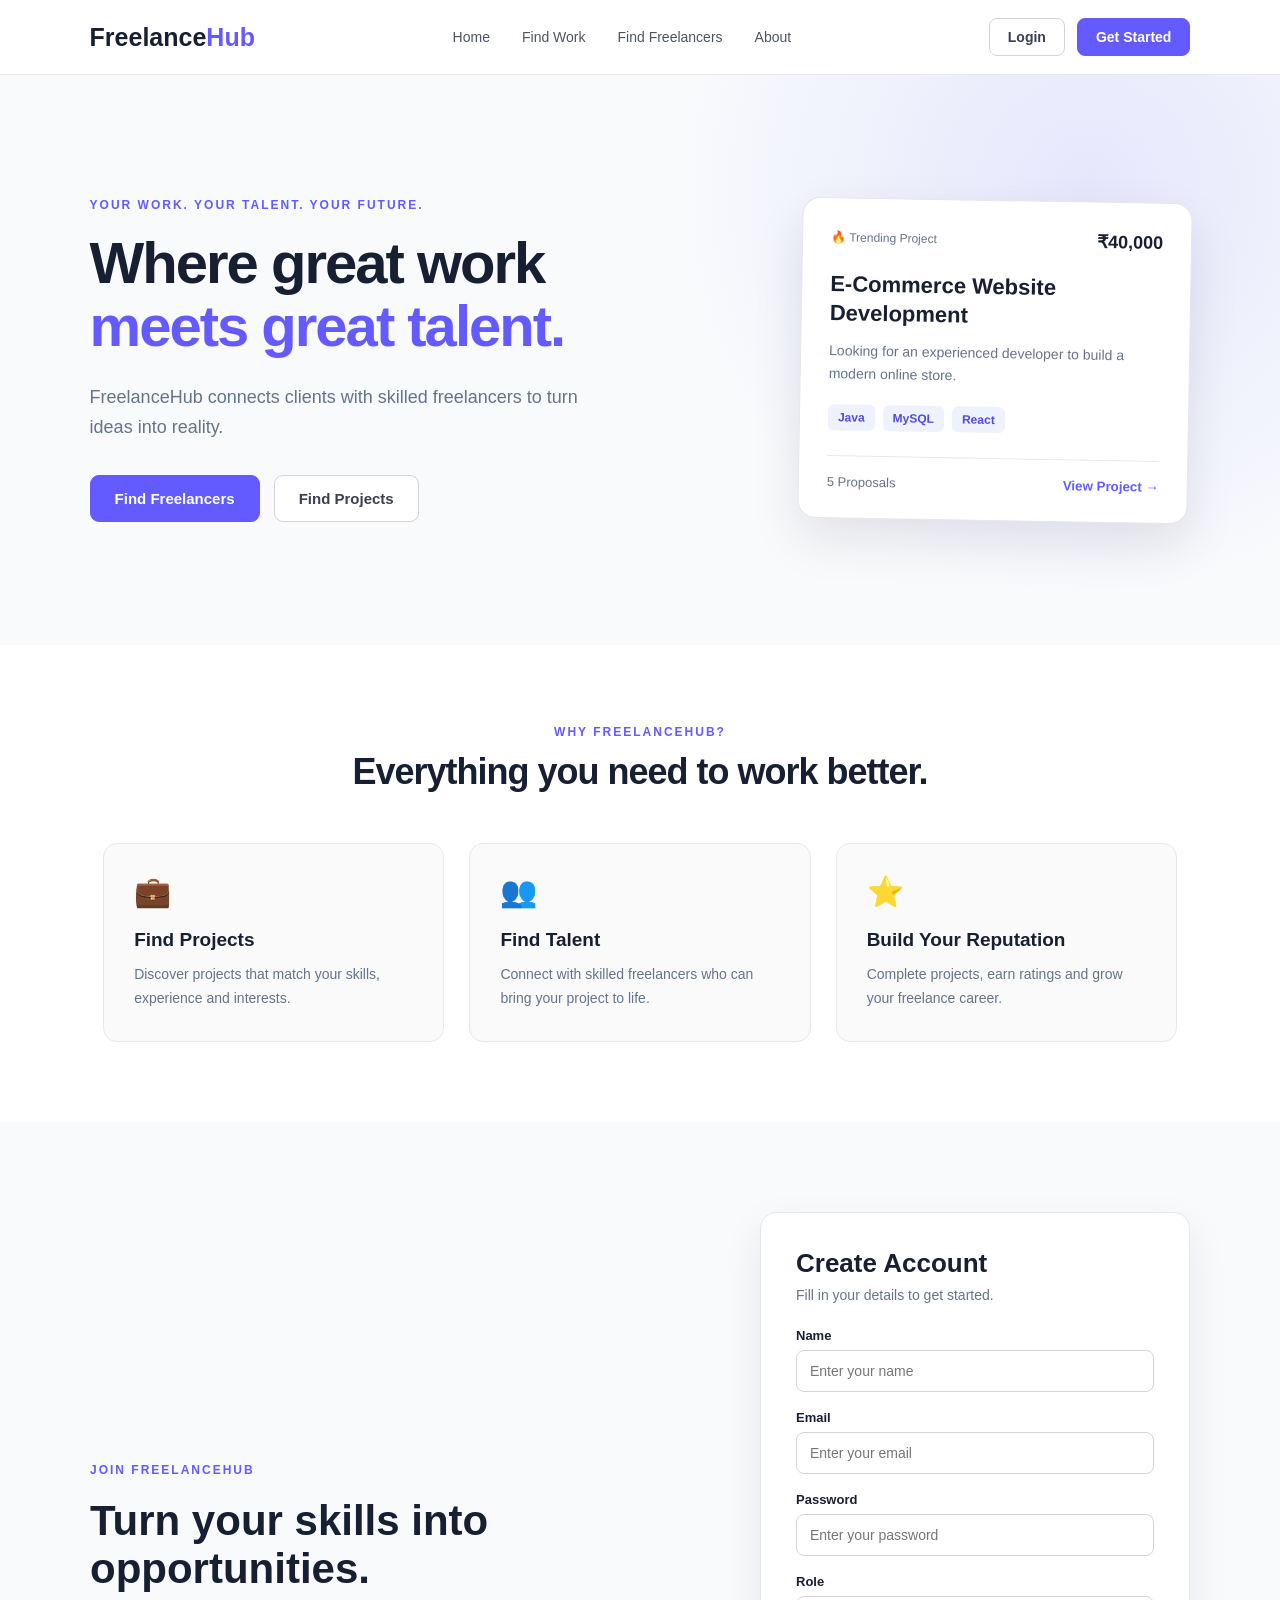
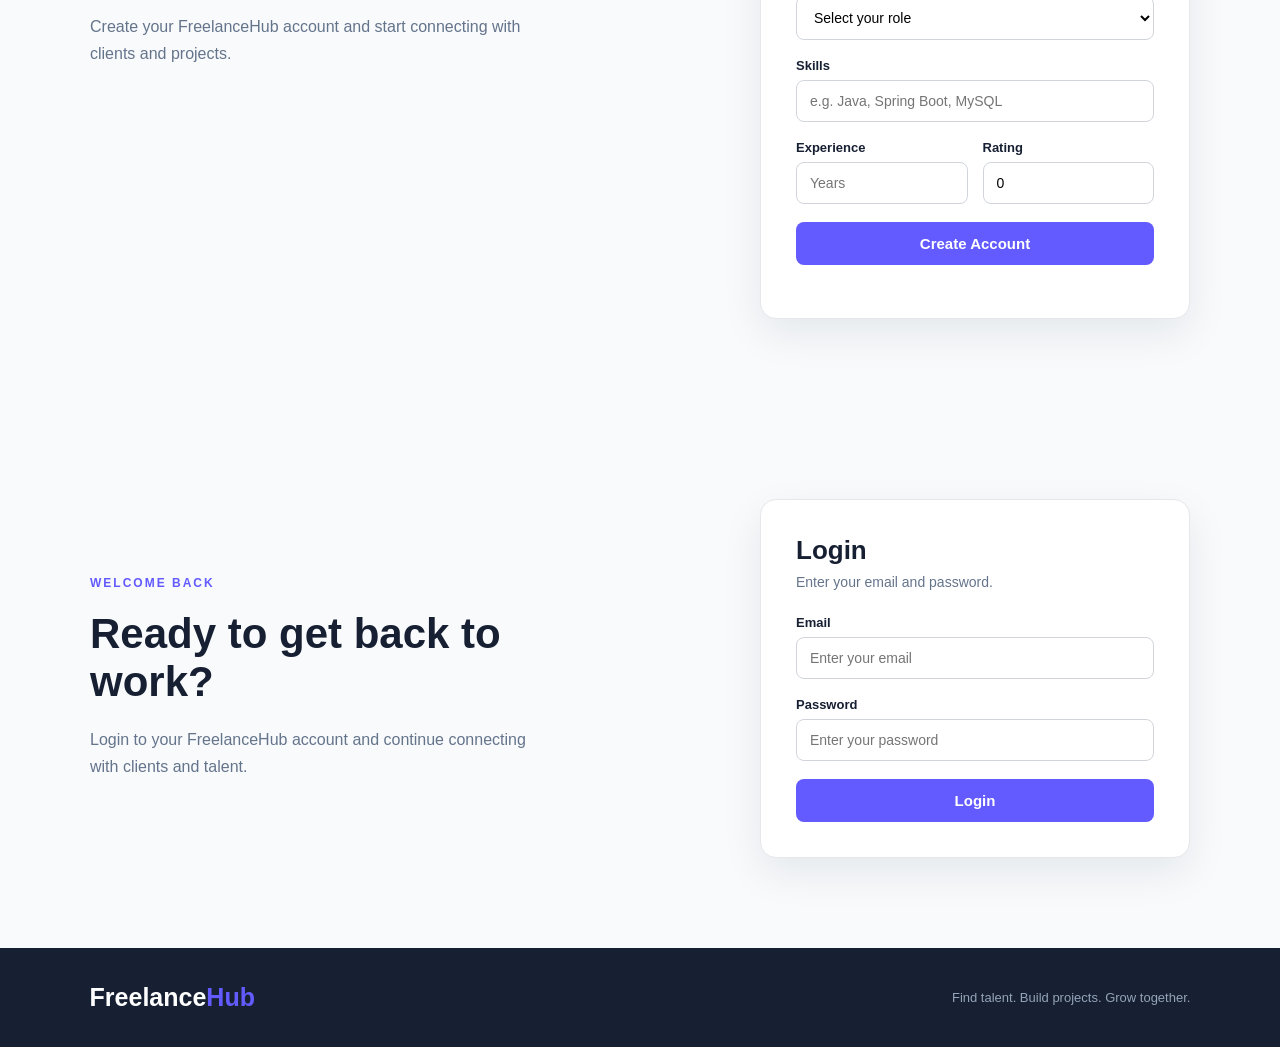
<file: src/main/resources/static/index.html>
<!DOCTYPE html>
<html lang="en">
<head>
    <meta charset="UTF-8">
    <meta name="viewport" content="width=device-width, initial-scale=1.0">

    <title>FreelanceHub</title>

    <link rel="stylesheet" href="style.css?v=2">
    <script src="script.js" defer></script>
</head>

<body>

    <!-- Navigation Bar -->
    <nav class="navbar">

        <div class="logo">
            Freelance<span>Hub</span>
        </div>

        <div class="nav-links">
            <a href="#">Home</a>
            <a href="#">Find Work</a>
            <a href="#">Find Freelancers</a>
            <a href="#">About</a>
        </div>

        <div class="nav-buttons">
            <button class="login-btn" id="loginBtn">Login</button>
            <button class="register-btn" id="getStartedBtn">Get Started</button>
        </div>

    </nav>


    <!-- Hero Section -->
    <section class="hero">

        <div class="hero-content">

            <p class="tagline">
                YOUR WORK. YOUR TALENT. YOUR FUTURE.
            </p>

            <h1>
                Where great work<br>
                <span>meets great talent.</span>
            </h1>

            <p class="hero-text">
                FreelanceHub connects clients with skilled freelancers
                to turn ideas into reality.
            </p>

            <div class="hero-buttons">
                <button class="primary-btn">
                    Find Freelancers
                </button>

                <button class="secondary-btn">
                    Find Projects
                </button>
            </div>

        </div>


        <!-- Hero Card -->
        <div class="hero-card">

            <div class="card-top">
                <span>🔥 Trending Project</span>
                <span>₹40,000</span>
            </div>

            <h3>
                E-Commerce Website Development
            </h3>

            <p>
                Looking for an experienced developer to build
                a modern online store.
            </p>

            <div class="skills">
                <span>Java</span>
                <span>MySQL</span>
                <span>React</span>
            </div>

            <div class="card-bottom">
                <span>5 Proposals</span>
                <button>View Project →</button>
            </div>

        </div>

    </section>


    <!-- Features Section -->
    <section class="features">

        <div class="section-heading">
            <p>WHY FREELANCEHUB?</p>
            <h2>Everything you need to work better.</h2>
        </div>


        <div class="feature-container">

            <div class="feature-card">
                <div class="feature-icon">💼</div>

                <h3>Find Projects</h3>

                <p>
                    Discover projects that match your skills,
                    experience and interests.
                </p>
            </div>


            <div class="feature-card">
                <div class="feature-icon">👥</div>

                <h3>Find Talent</h3>

                <p>
                    Connect with skilled freelancers
                    who can bring your project to life.
                </p>
            </div>


            <div class="feature-card">
                <div class="feature-icon">⭐</div>

                <h3>Build Your Reputation</h3>

                <p>
                    Complete projects, earn ratings and
                    grow your freelance career.
                </p>
            </div>

        </div>

    </section>


    <!-- Register Section -->
    <section class="register-section">

        <div class="register-container" id="register">

            <div class="register-info">
                <p class="tagline">JOIN FREELANCEHUB</p>

                <h2>Turn your skills into opportunities.</h2>

                <p>
                    Create your FreelanceHub account and start
                    connecting with clients and projects.
                </p>
            </div>


            <div class="register-card">

                <h2>Create Account</h2>

                <p class="form-subtitle">
                    Fill in your details to get started.
                </p>

                <form id="registerForm">

                    <div class="form-group">
                        <label for="name">Name</label>

                        <input
                            type="text"
                            id="name"
                            placeholder="Enter your name"
                            required
                        >
                    </div>


                    <div class="form-group">
                        <label for="email">Email</label>

                        <input
                            type="email"
                            id="email"
                            placeholder="Enter your email"
                            required
                        >
                    </div>


                    <div class="form-group">
                        <label for="password">Password</label>

                        <input
                            type="password"
                            id="password"
                            placeholder="Enter your password"
                            required
                        >
                    </div>


                    <div class="form-group">
                        <label for="role">Role</label>

                        <select id="role" required>
                            <option value="">Select your role</option>
                            <option value="CLIENT">Client</option>
                            <option value="FREELANCER">Freelancer</option>
                        </select>
                    </div>


                    <div class="form-group">
                        <label for="skills">Skills</label>

                        <input
                            type="text"
                            id="skills"
                            placeholder="e.g. Java, Spring Boot, MySQL"
                            required
                        >
                    </div>


                    <div class="form-row">

                        <div class="form-group">
                            <label for="experience">Experience</label>

                            <input
                                type="number"
                                id="experience"
                                min="0"
                                placeholder="Years"
                                required
                            >
                        </div>


                        <div class="form-group">
                            <label for="rating">Rating</label>

                            <input
                                type="number"
                                id="rating"
                                min="0"
                                max="5"
                                step="0.1"
                                value="0"
                                required
                            >
                        </div>

                    </div>


                    <button type="submit" class="register-submit">
                        Create Account
                    </button>

                </form>


                <div id="registerMessage"></div>

            </div>

        </div>

    </section>


    <!-- Login Section -->
    <section class="register-section" id="login">

        <div class="register-container">

            <div class="register-info">
                <p class="tagline">WELCOME BACK</p>

                <h2>Ready to get back to work?</h2>

                <p>
                    Login to your FreelanceHub account and
                    continue connecting with clients and talent.
                </p>
            </div>


            <div class="register-card">

                <h2>Login</h2>

                <p class="form-subtitle">
                    Enter your email and password.
                </p>

                <form id="loginForm">

                    <div class="form-group">
                        <label for="loginEmail">Email</label>

                        <input
                            type="email"
                            id="loginEmail"
                            placeholder="Enter your email"
                            required
                        >
                    </div>


                    <div class="form-group">
                        <label for="loginPassword">Password</label>

                        <input
                            type="password"
                            id="loginPassword"
                            placeholder="Enter your password"
                            required
                        >
                    </div>


                    <button type="submit" class="register-submit">
                        Login
                    </button>

                </form>


                <div id="loginMessage"></div>

            </div>

        </div>

    </section>


    <!-- Footer -->
    <footer>

        <div class="logo">
            Freelance<span>Hub</span>
        </div>

        <p>
            Find talent. Build projects. Grow together.
        </p>

    </footer>

</body>
</html>
</file>
<file: src/main/resources/static/style.css>
/* ================================
   GLOBAL STYLES
================================ */

* {
    margin: 0;
    padding: 0;
    box-sizing: border-box;
}

body {
    font-family: Arial, Helvetica, sans-serif;
    background: #f8fafc;
    color: #172033;
}

button {
    font-family: inherit;
    cursor: pointer;
}


/* ================================
   NAVIGATION BAR
================================ */

.navbar {
    height: 75px;
    padding: 0 7%;
    display: flex;
    align-items: center;
    justify-content: space-between;

    background: white;
    border-bottom: 1px solid #e5e7eb;
}

.logo {
    font-size: 25px;
    font-weight: 800;
    color: #172033;
}

.logo span {
    color: #635bff;
}

.nav-links {
    display: flex;
    gap: 32px;
}

.nav-links a {
    text-decoration: none;
    color: #4b5563;
    font-size: 14px;
    font-weight: 500;
}

.nav-links a:hover {
    color: #635bff;
}

.nav-buttons {
    display: flex;
    gap: 12px;
}

.login-btn,
.register-btn {
    padding: 10px 18px;
    border-radius: 8px;
    font-size: 14px;
    font-weight: 600;
}

.login-btn {
    background: white;
    border: 1px solid #d1d5db;
    color: #374151;
}

.register-btn {
    background: #635bff;
    border: 1px solid #635bff;
    color: white;
}

.register-btn:hover {
    background: #5148e5;
}


/* ================================
   HERO SECTION
================================ */

.hero {
    min-height: 570px;
    padding: 80px 7%;

    display: flex;
    align-items: center;
    justify-content: space-between;
    gap: 70px;

    background:
        radial-gradient(
            circle at 85% 20%,
            rgba(99, 91, 255, 0.12),
            transparent 35%
        ),
        #f8fafc;
}

.hero-content {
    max-width: 600px;
}

.tagline {
    color: #635bff;
    font-size: 12px;
    font-weight: 800;
    letter-spacing: 2px;
    margin-bottom: 20px;
}

.hero h1 {
    font-size: 58px;
    line-height: 1.08;
    letter-spacing: -2px;
    margin-bottom: 24px;
}

.hero h1 span {
    color: #635bff;
}

.hero-text {
    color: #64748b;
    font-size: 18px;
    line-height: 1.7;
    max-width: 520px;
    margin-bottom: 32px;
}

.hero-buttons {
    display: flex;
    gap: 14px;
}

.primary-btn,
.secondary-btn {
    padding: 14px 24px;
    border-radius: 9px;
    font-size: 15px;
    font-weight: 700;
}

.primary-btn {
    background: #635bff;
    color: white;
    border: 1px solid #635bff;
}

.primary-btn:hover {
    background: #5148e5;
}

.secondary-btn {
    background: white;
    color: #374151;
    border: 1px solid #d1d5db;
}

.secondary-btn:hover {
    border-color: #635bff;
    color: #635bff;
}


/* ================================
   PROJECT CARD
================================ */

.hero-card {
    width: 390px;
    padding: 28px;

    background: white;
    border: 1px solid #e5e7eb;
    border-radius: 18px;

    box-shadow:
        0 20px 50px rgba(15, 23, 42, 0.10);

    transform: rotate(1deg);
}

.card-top {
    display: flex;
    justify-content: space-between;
    align-items: center;

    color: #64748b;
    font-size: 12px;
    margin-bottom: 22px;
}

.card-top span:last-child {
    color: #172033;
    font-size: 18px;
    font-weight: 800;
}

.hero-card h3 {
    font-size: 22px;
    line-height: 1.3;
    margin-bottom: 12px;
}

.hero-card p {
    color: #64748b;
    line-height: 1.6;
    font-size: 14px;
    margin-bottom: 20px;
}

.skills {
    display: flex;
    gap: 8px;
    flex-wrap: wrap;
    margin-bottom: 25px;
}

.skills span {
    background: #eef2ff;
    color: #5148e5;

    padding: 6px 10px;
    border-radius: 6px;

    font-size: 12px;
    font-weight: 600;
}

.card-bottom {
    padding-top: 18px;
    border-top: 1px solid #e5e7eb;

    display: flex;
    justify-content: space-between;
    align-items: center;

    color: #64748b;
    font-size: 13px;
}

.card-bottom button {
    border: none;
    background: transparent;
    color: #635bff;
    font-weight: 700;
}


/* ================================
   FEATURES
================================ */

.features {
    padding: 80px 7%;
    background: white;
}

.section-heading {
    text-align: center;
    margin-bottom: 50px;
}

.section-heading p {
    color: #635bff;
    font-size: 12px;
    font-weight: 800;
    letter-spacing: 2px;
    margin-bottom: 12px;
}

.section-heading h2 {
    font-size: 36px;
    letter-spacing: -1px;
}

.feature-container {
    display: flex;
    justify-content: center;
    gap: 25px;
}

.feature-card {
    width: 31%;
    padding: 30px;

    border: 1px solid #e5e7eb;
    border-radius: 14px;

    background: #fafafa;
}

.feature-icon {
    font-size: 30px;
    margin-bottom: 20px;
}

.feature-card h3 {
    font-size: 19px;
    margin-bottom: 12px;
}

.feature-card p {
    color: #64748b;
    font-size: 14px;
    line-height: 1.7;
}


/* ================================
   REGISTER SECTION
================================ */

.register-section {
    padding: 90px 7%;
    background: #f8fafc;
}

.register-container {
    max-width: 1100px;
    margin: auto;

    display: flex;
    align-items: center;
    justify-content: space-between;
    gap: 70px;
}

.register-info {
    max-width: 450px;
}

.register-info h2 {
    font-size: 42px;
    line-height: 1.15;
    margin-bottom: 20px;
}

.register-info > p:last-child {
    color: #64748b;
    line-height: 1.7;
}

.register-card {
    width: 430px;
    padding: 35px;

    background: white;
    border: 1px solid #e5e7eb;
    border-radius: 16px;

    box-shadow: 0 15px 40px rgba(15, 23, 42, 0.08);
}

.register-card h2 {
    font-size: 26px;
    margin-bottom: 8px;
}

.form-subtitle {
    color: #64748b;
    font-size: 14px;
    margin-bottom: 25px;
}


/* ================================
   FORM
================================ */

.form-group {
    margin-bottom: 18px;
}

.form-group label {
    display: block;
    font-size: 13px;
    font-weight: 600;
    margin-bottom: 7px;
}

.form-group input,
.form-group select {
    width: 100%;
    padding: 12px 13px;

    border: 1px solid #d1d5db;
    border-radius: 8px;

    font-size: 14px;
    outline: none;

    background: white;
}

.form-group input:focus,
.form-group select:focus {
    border-color: #635bff;
}

.form-row {
    display: flex;
    gap: 15px;
}

.form-row .form-group {
    flex: 1;
}


/* ================================
   REGISTER BUTTON
================================ */

.register-submit {
    width: 100%;
    padding: 13px;

    background: #635bff;
    color: white;

    border: none;
    border-radius: 8px;

    font-size: 15px;
    font-weight: 700;
}

.register-submit:hover {
    background: #5148e5;
}


/* ================================
   REGISTER MESSAGE
================================ */

#registerMessage {
    margin-top: 18px;
    text-align: center;
    font-size: 14px;
    font-weight: 600;
}


/* ================================
   DASHBOARD HERO
================================ */

.dashboard-hero {
    min-height: 390px;
    padding: 80px 7%;

    display: flex;
    align-items: center;

    background:
        radial-gradient(
            circle at 85% 25%,
            rgba(99, 91, 255, 0.14),
            transparent 35%
        ),
        #f8fafc;
}

.dashboard-content {
    max-width: 850px;
    margin: auto;
    text-align: center;
}

.dashboard-content .tagline {
    margin-bottom: 18px;
}

.dashboard-content h1 {
    font-size: 52px;
    line-height: 1.1;
    letter-spacing: -2px;
    margin-bottom: 22px;
}

.dashboard-content h1 span {
    color: #635bff;
}

.dashboard-content .hero-text {
    max-width: 650px;
    margin: 0 auto;
    color: #64748b;
    font-size: 18px;
    line-height: 1.7;
}


/* ================================
   DASHBOARD SECTION
================================ */

.dashboard-section {
    padding: 80px 7% 100px;
    background: white;
}

.dashboard-section .section-heading {
    margin-bottom: 45px;
}

.dashboard-section .section-heading h2 {
    font-size: 36px;
}


/* ================================
   DASHBOARD CARDS
================================ */

.dashboard-container {
    max-width: 1150px;
    margin: auto;

    display: grid;
    grid-template-columns: repeat(3, 1fr);
    gap: 25px;
}

.dashboard-card {
    min-height: 330px;
    padding: 32px;

    display: flex;
    flex-direction: column;

    background: #ffffff;
    border: 1px solid #e5e7eb;
    border-radius: 16px;

    box-shadow:
        0 10px 30px rgba(15, 23, 42, 0.06);

    transition:
        transform 0.2s ease,
        box-shadow 0.2s ease,
        border-color 0.2s ease;
}

.dashboard-card:hover {
    transform: translateY(-6px);

    border-color: #d8d5ff;

    box-shadow:
        0 18px 40px rgba(15, 23, 42, 0.10);
}


/* ================================
   DASHBOARD ICON
================================ */

.dashboard-icon {
    width: 58px;
    height: 58px;

    display: flex;
    align-items: center;
    justify-content: center;

    margin-bottom: 25px;

    background: #eef2ff;
    border-radius: 14px;

    font-size: 27px;
}


/* ================================
   DASHBOARD CARD TEXT
================================ */

.dashboard-card h3 {
    font-size: 21px;
    margin-bottom: 12px;
}

.dashboard-card p {
    color: #64748b;
    font-size: 14px;
    line-height: 1.7;

    margin-bottom: 25px;

    flex-grow: 1;
}


/* ================================
   DASHBOARD BUTTONS
================================ */

.dashboard-card .primary-btn,
.dashboard-card .secondary-btn {
    width: 100%;
    padding: 13px 18px;

    font-size: 14px;
    border-radius: 9px;
}

.dashboard-card .primary-btn {
    background: #635bff;
    color: white;
    border: 1px solid #635bff;
}

.dashboard-card .primary-btn:hover {
    background: #5148e5;
}

.dashboard-card .secondary-btn {
    background: white;
    color: #374151;
    border: 1px solid #d1d5db;
}

.dashboard-card .secondary-btn:hover {
    border-color: #635bff;
    color: #635bff;
}

/* ================================
   SEARCH FREELANCERS PAGE
================================ */

.search-hero {
    padding: 75px 7% 65px;

    background:
        radial-gradient(
            circle at 85% 25%,
            rgba(99, 91, 255, 0.14),
            transparent 35%
        ),
        #f8fafc;
}

.search-hero-content {
    max-width: 850px;
    margin: auto;
    text-align: center;
}

.search-hero-content .tagline {
    margin-bottom: 18px;
}

.search-hero-content h1 {
    font-size: 52px;
    line-height: 1.1;
    letter-spacing: -2px;
    margin-bottom: 20px;
}

.search-hero-content h1 span {
    color: #635bff;
}

.search-hero-content > p:last-child {
    max-width: 650px;
    margin: auto;

    color: #64748b;
    font-size: 18px;
    line-height: 1.7;
}


/* ================================
   SEARCH SECTION
================================ */

.freelancer-search-section {
    padding: 75px 7% 100px;
    background: white;
}

.search-container {
    max-width: 1150px;
    margin: auto;
}

.search-heading {
    text-align: center;
    margin-bottom: 35px;
}

.search-heading p {
    color: #635bff;
    font-size: 12px;
    font-weight: 800;
    letter-spacing: 2px;
    margin-bottom: 12px;
}

.search-heading h2 {
    font-size: 34px;
    letter-spacing: -1px;
}


/* ================================
   SEARCH BOX
================================ */

.search-box {
    display: grid;
    grid-template-columns: 1.4fr 1fr 1fr auto;
    gap: 15px;

    padding: 25px;

    background: #f8fafc;
    border: 1px solid #e5e7eb;
    border-radius: 16px;

    box-shadow:
        0 10px 30px rgba(15, 23, 42, 0.06);
}

.search-field {
    display: flex;
    flex-direction: column;
    justify-content: flex-end;
}

.search-field label {
    display: block;

    margin-bottom: 8px;

    font-size: 13px;
    font-weight: 700;
    color: #374151;
}

.search-field input,
.search-field select {
    width: 100%;
    height: 45px;

    padding: 0 13px;

    background: white;

    border: 1px solid #d1d5db;
    border-radius: 8px;

    font-family: inherit;
    font-size: 14px;

    outline: none;
}

.search-field input:focus,
.search-field select:focus {
    border-color: #635bff;
}

.search-button {
    height: 45px;
    padding: 0 25px;

    align-self: flex-end;

    white-space: nowrap;
}


/* ================================
   SEARCH RESULTS
================================ */

.results-heading {
    margin-top: 60px;
    margin-bottom: 25px;
}

.results-heading h2 {
    font-size: 28px;
    margin-bottom: 8px;
}

.results-heading p {
    color: #64748b;
    font-size: 14px;
}


/* ================================
   FREELANCER RESULTS
================================ */

.freelancer-results {
    display: grid;
    grid-template-columns: repeat(3, 1fr);
    gap: 25px;
}


/* Freelancer cards will use this later */

.freelancer-card {
    padding: 28px;

    background: white;

    border: 1px solid #e5e7eb;
    border-radius: 15px;

    box-shadow:
        0 8px 25px rgba(15, 23, 42, 0.05);

    transition:
        transform 0.2s ease,
        box-shadow 0.2s ease,
        border-color 0.2s ease;
}

.freelancer-card:hover {
    transform: translateY(-5px);

    border-color: #d8d5ff;

    box-shadow:
        0 15px 35px rgba(15, 23, 42, 0.09);
}

.freelancer-card h3 {
    font-size: 20px;
    margin-bottom: 8px;
}

.freelancer-card p {
    color: #64748b;
    font-size: 14px;
    line-height: 1.6;
}

.freelancer-skills {
    display: flex;
    flex-wrap: wrap;
    gap: 7px;

    margin: 18px 0;
}

.freelancer-skills span {
    padding: 6px 9px;

    background: #eef2ff;
    color: #5148e5;

    border-radius: 6px;

    font-size: 12px;
    font-weight: 600;
}


/* ================================
   SEARCH PAGE RESPONSIVE
================================ */

@media (max-width: 900px) {

    .search-box {
        grid-template-columns: 1fr 1fr;
    }

    .search-button {
        width: 100%;
    }

    .freelancer-results {
        grid-template-columns: 1fr;
    }

}


@media (max-width: 600px) {

    .search-hero {
        padding: 60px 5px 50px;
    }

    .search-hero-content h1 {
        font-size: 38px;
        letter-spacing: -1px;
    }

    .search-hero-content > p:last-child {
        font-size: 16px;
    }

    .freelancer-search-section {
        padding: 60px 5% 80px;
    }

    .search-heading h2 {
        font-size: 29px;
    }

    .search-box {
        grid-template-columns: 1fr;
        padding: 20px;
    }

    .search-button {
        height: 48px;
    }

}


/* ================================
   FOOTER
================================ */

footer {
    padding: 35px 7%;

    display: flex;
    justify-content: space-between;
    align-items: center;

    background: #172033;
    color: white;
}

footer .logo {
    color: white;
}

footer p {
    color: #94a3b8;
    font-size: 13px;
}


/* ================================
   RESPONSIVE DESIGN
================================ */

@media (max-width: 900px) {

    .nav-links {
        display: none;
    }

    .hero {
        flex-direction: column;
        text-align: center;
        padding: 60px 5%;
    }

    .hero-text {
        margin-left: auto;
        margin-right: auto;
    }

    .hero-buttons {
        justify-content: center;
    }

    .hero-card {
        width: 100%;
        max-width: 390px;
    }

    .feature-container {
        flex-direction: column;
    }

    .feature-card {
        width: 100%;
    }

    .register-container {
        flex-direction: column;
    }

    .register-info {
        text-align: center;
    }

    .register-card {
        width: 100%;
        max-width: 430px;
    }

    /* Dashboard */

    .dashboard-hero {
        min-height: 350px;
        padding: 70px 5%;
    }

    .dashboard-content h1 {
        font-size: 42px;
    }

    .dashboard-container {
        grid-template-columns: 1fr;
        max-width: 550px;
    }

    .dashboard-card {
        min-height: auto;
    }

    footer {
        flex-direction: column;
        gap: 15px;
    }
}


@media (max-width: 600px) {

    .navbar {
        padding: 0 5%;
    }

    .logo {
        font-size: 22px;
    }

    .nav-buttons {
        gap: 6px;
    }

    .login-btn,
    .register-btn {
        padding: 8px 12px;
        font-size: 12px;
    }

    .dashboard-content h1 {
        font-size: 34px;
        letter-spacing: -1px;
    }

    .dashboard-content .hero-text {
        font-size: 16px;
    }

    .dashboard-section {
        padding: 60px 5% 80px;
    }

    .dashboard-section .section-heading h2 {
        font-size: 30px;
    }

    .dashboard-card {
        padding: 27px;
    }
}
</file>
